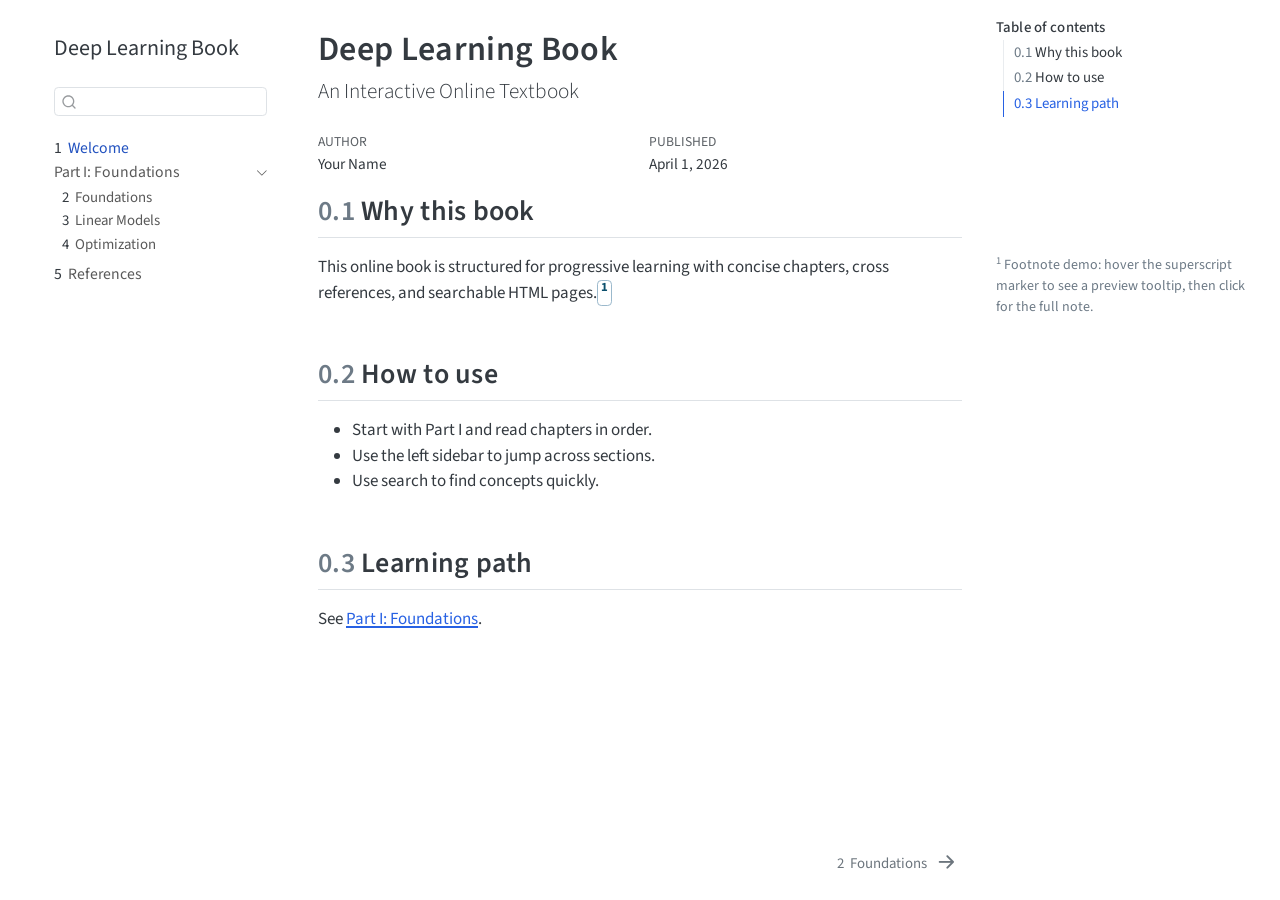
<file: index.html>
<!DOCTYPE html>
<html xmlns="http://www.w3.org/1999/xhtml" lang="en" xml:lang="en"><head>

<meta charset="utf-8">
<meta name="generator" content="quarto-1.9.36">

<meta name="viewport" content="width=device-width, initial-scale=1.0, user-scalable=yes">

<meta name="author" content="Your Name">
<meta name="dcterms.date" content="2026-04-01">

<title>Deep Learning Book</title>
<style>
/* Default styles provided by pandoc.
** See https://pandoc.org/MANUAL.html#variables-for-html for config info.
*/
code{white-space: pre-wrap;}
span.smallcaps{font-variant: small-caps;}
div.columns{display: flex; gap: min(4vw, 1.5em);}
div.column{flex: auto; overflow-x: auto;}
div.hanging-indent{margin-left: 1.5em; text-indent: -1.5em;}
ul.task-list{list-style: none;}
ul.task-list li input[type="checkbox"] {
  width: 0.8em;
  margin: 0 0.8em 0.2em -1em; /* quarto-specific, see https://github.com/quarto-dev/quarto-cli/issues/4556 */ 
  vertical-align: middle;
}
</style>


<script src="site_libs/quarto-nav/quarto-nav.js"></script>
<script src="site_libs/quarto-nav/headroom.min.js"></script>
<script src="site_libs/clipboard/clipboard.min.js"></script>
<script src="site_libs/quarto-search/autocomplete.umd.js"></script>
<script src="site_libs/quarto-search/fuse.min.js"></script>
<script src="site_libs/quarto-search/quarto-search.js"></script>
<meta name="quarto:offset" content="./">
<link href="./chapters/foundations.html" rel="next">
<script src="site_libs/quarto-html/quarto.js" type="module"></script>
<script src="site_libs/quarto-html/tabsets/tabsets.js" type="module"></script>
<script src="site_libs/quarto-html/popper.min.js"></script>
<script src="site_libs/quarto-html/tippy.umd.min.js"></script>
<script src="site_libs/quarto-html/anchor.min.js"></script>
<link href="site_libs/quarto-html/tippy.css" rel="stylesheet">
<link href="site_libs/quarto-html/quarto-syntax-highlighting-845c23b38eaddc0f92fda52bfe77a8c8.css" rel="stylesheet" id="quarto-text-highlighting-styles">
<script src="site_libs/bootstrap/bootstrap.min.js"></script>
<link href="site_libs/bootstrap/bootstrap-icons.css" rel="stylesheet">
<link href="site_libs/bootstrap/bootstrap-40ece1b1d1591c3d13adf5163f0b6b69.min.css" rel="stylesheet" append-hash="true" id="quarto-bootstrap" data-mode="light">
<script id="quarto-search-options" type="application/json">{
  "location": "sidebar",
  "copy-button": false,
  "collapse-after": 3,
  "panel-placement": "start",
  "type": "textbox",
  "limit": 50,
  "keyboard-shortcut": [
    "f",
    "/",
    "s"
  ],
  "show-item-context": false,
  "language": {
    "search-no-results-text": "No results",
    "search-matching-documents-text": "matching documents",
    "search-copy-link-title": "Copy link to search",
    "search-hide-matches-text": "Hide additional matches",
    "search-more-match-text": "more match in this document",
    "search-more-matches-text": "more matches in this document",
    "search-clear-button-title": "Clear",
    "search-text-placeholder": "",
    "search-detached-cancel-button-title": "Cancel",
    "search-submit-button-title": "Submit",
    "search-label": "Search"
  }
}</script>
<style>html{ scroll-behavior: smooth; }</style>


<link rel="stylesheet" href="styles.css">
</head>

<body class="nav-sidebar floating slimcontent quarto-light">

<div id="quarto-search-results"></div>
  <header id="quarto-header" class="headroom fixed-top">
  <nav class="quarto-secondary-nav">
    <div class="container-fluid d-flex">
      <button type="button" class="quarto-btn-toggle btn" data-bs-toggle="collapse" role="button" data-bs-target=".quarto-sidebar-collapse-item" aria-controls="quarto-sidebar" aria-expanded="false" aria-label="Toggle sidebar navigation" onclick="if (window.quartoToggleHeadroom) { window.quartoToggleHeadroom(); }">
        <i class="bi bi-layout-text-sidebar-reverse"></i>
      </button>
        <nav class="quarto-page-breadcrumbs" aria-label="breadcrumb"><ol class="breadcrumb"><li class="breadcrumb-item"><a href="./index.html"><span class="chapter-number">1</span>&nbsp; <span class="chapter-title">Welcome</span></a></li></ol></nav>
        <a class="flex-grow-1" role="navigation" data-bs-toggle="collapse" data-bs-target=".quarto-sidebar-collapse-item" aria-controls="quarto-sidebar" aria-expanded="false" aria-label="Toggle sidebar navigation" onclick="if (window.quartoToggleHeadroom) { window.quartoToggleHeadroom(); }">      
        </a>
      <button type="button" class="btn quarto-search-button" aria-label="Search" onclick="window.quartoOpenSearch();">
        <i class="bi bi-search"></i>
      </button>
    </div>
  </nav>
</header>
<!-- content -->
<div id="quarto-content" class="quarto-container page-columns page-rows-contents page-layout-article">
<!-- sidebar -->
  <nav id="quarto-sidebar" class="sidebar collapse collapse-horizontal quarto-sidebar-collapse-item sidebar-navigation floating overflow-auto">
    <div class="pt-lg-2 mt-2 text-left sidebar-header">
    <div class="sidebar-title mb-0 py-0">
      <a href="./">Deep Learning Book</a> 
    </div>
      </div>
        <div class="mt-2 flex-shrink-0 align-items-center">
        <div class="sidebar-search">
        <div id="quarto-search" class="" title="Search"></div>
        </div>
        </div>
    <div class="sidebar-menu-container"> 
    <ul class="list-unstyled mt-1">
        <li class="sidebar-item">
  <div class="sidebar-item-container"> 
  <a href="./index.html" class="sidebar-item-text sidebar-link active">
 <span class="menu-text"><span class="chapter-number">1</span>&nbsp; <span class="chapter-title">Welcome</span></span></a>
  </div>
</li>
        <li class="sidebar-item sidebar-item-section">
      <div class="sidebar-item-container"> 
            <a class="sidebar-item-text sidebar-link text-start" data-bs-toggle="collapse" data-bs-target="#quarto-sidebar-section-1" role="navigation" aria-expanded="true">
 <span class="menu-text">Part I: Foundations</span></a>
          <a class="sidebar-item-toggle text-start" data-bs-toggle="collapse" data-bs-target="#quarto-sidebar-section-1" role="navigation" aria-expanded="true" aria-label="Toggle section">
            <i class="bi bi-chevron-right ms-2"></i>
          </a> 
      </div>
      <ul id="quarto-sidebar-section-1" class="collapse list-unstyled sidebar-section depth1 show">  
          <li class="sidebar-item">
  <div class="sidebar-item-container"> 
  <a href="./chapters/foundations.html" class="sidebar-item-text sidebar-link">
 <span class="menu-text"><span class="chapter-number">2</span>&nbsp; <span class="chapter-title">Foundations</span></span></a>
  </div>
</li>
          <li class="sidebar-item">
  <div class="sidebar-item-container"> 
  <a href="./chapters/linear-models.html" class="sidebar-item-text sidebar-link">
 <span class="menu-text"><span class="chapter-number">3</span>&nbsp; <span class="chapter-title">Linear Models</span></span></a>
  </div>
</li>
          <li class="sidebar-item">
  <div class="sidebar-item-container"> 
  <a href="./chapters/optimization.html" class="sidebar-item-text sidebar-link">
 <span class="menu-text"><span class="chapter-number">4</span>&nbsp; <span class="chapter-title">Optimization</span></span></a>
  </div>
</li>
      </ul>
  </li>
        <li class="sidebar-item">
  <div class="sidebar-item-container"> 
  <a href="./references.html" class="sidebar-item-text sidebar-link">
 <span class="menu-text"><span class="chapter-number">5</span>&nbsp; <span class="chapter-title">References</span></span></a>
  </div>
</li>
    </ul>
    </div>
</nav>
<div id="quarto-sidebar-glass" class="quarto-sidebar-collapse-item" data-bs-toggle="collapse" data-bs-target=".quarto-sidebar-collapse-item"></div>
<!-- margin-sidebar -->
    <div id="quarto-margin-sidebar" class="sidebar margin-sidebar">
        <nav id="TOC" role="doc-toc" class="toc-active">
    <h2 id="toc-title">Table of contents</h2>
   
  <ul>
  <li><a href="#why-this-book" id="toc-why-this-book" class="nav-link active" data-scroll-target="#why-this-book"><span class="header-section-number">0.1</span> Why this book</a></li>
  <li><a href="#how-to-use" id="toc-how-to-use" class="nav-link" data-scroll-target="#how-to-use"><span class="header-section-number">0.2</span> How to use</a></li>
  <li><a href="#learning-path" id="toc-learning-path" class="nav-link" data-scroll-target="#learning-path"><span class="header-section-number">0.3</span> Learning path</a></li>
  </ul>
</nav>
    </div>
<!-- main -->
<main class="content page-columns page-full" id="quarto-document-content">

<header id="title-block-header" class="quarto-title-block default">
<div class="quarto-title">
<h1 class="title">Deep Learning Book</h1>
<p class="subtitle lead">An Interactive Online Textbook</p>
</div>



<div class="quarto-title-meta">

    <div>
    <div class="quarto-title-meta-heading">Author</div>
    <div class="quarto-title-meta-contents">
             <p>Your Name </p>
          </div>
  </div>
    
    <div>
    <div class="quarto-title-meta-heading">Published</div>
    <div class="quarto-title-meta-contents">
      <p class="date">April 1, 2026</p>
    </div>
  </div>
  
    
  </div>
  


</header>


<section id="why-this-book" class="level2 page-columns page-full" data-number="0.1">
<h2 data-number="0.1" class="anchored" data-anchor-id="why-this-book"><span class="header-section-number">0.1</span> Why this book</h2>
<p>This online book is structured for progressive learning with concise chapters, cross references, and searchable HTML pages.<a href="#fn1" class="footnote-ref" id="fnref1" role="doc-noteref"><sup>1</sup></a></p>
<div class="no-row-height column-margin column-container"><div id="fn1"><p><sup>1</sup>&nbsp;Footnote demo: hover the superscript marker to see a preview tooltip, then click for the full note.</p></div></div></section>
<section id="how-to-use" class="level2" data-number="0.2">
<h2 data-number="0.2" class="anchored" data-anchor-id="how-to-use"><span class="header-section-number">0.2</span> How to use</h2>
<ul>
<li>Start with Part I and read chapters in order.</li>
<li>Use the left sidebar to jump across sections.</li>
<li>Use search to find concepts quickly.</li>
</ul>
</section>
<section id="learning-path" class="level2" data-number="0.3">
<h2 data-number="0.3" class="anchored" data-anchor-id="learning-path"><span class="header-section-number">0.3</span> Learning path</h2>
<p>See <a href="./chapters/foundations.html">Part I: Foundations</a>.</p>


</section>


</main> <!-- /main -->
<script id="quarto-html-after-body" type="application/javascript">
  window.document.addEventListener("DOMContentLoaded", function (event) {
    const icon = "";
    const anchorJS = new window.AnchorJS();
    anchorJS.options = {
      placement: 'right',
      icon: icon
    };
    anchorJS.add('.anchored');
    const isCodeAnnotation = (el) => {
      for (const clz of el.classList) {
        if (clz.startsWith('code-annotation-')) {                     
          return true;
        }
      }
      return false;
    }
    const onCopySuccess = function(e) {
      // button target
      const button = e.trigger;
      // don't keep focus
      button.blur();
      // flash "checked"
      button.classList.add('code-copy-button-checked');
      var currentTitle = button.getAttribute("title");
      button.setAttribute("title", "Copied!");
      let tooltip;
      if (window.bootstrap) {
        button.setAttribute("data-bs-toggle", "tooltip");
        button.setAttribute("data-bs-placement", "left");
        button.setAttribute("data-bs-title", "Copied!");
        tooltip = new bootstrap.Tooltip(button, 
          { trigger: "manual", 
            customClass: "code-copy-button-tooltip",
            offset: [0, -8]});
        tooltip.show();    
      }
      setTimeout(function() {
        if (tooltip) {
          tooltip.hide();
          button.removeAttribute("data-bs-title");
          button.removeAttribute("data-bs-toggle");
          button.removeAttribute("data-bs-placement");
        }
        button.setAttribute("title", currentTitle);
        button.classList.remove('code-copy-button-checked');
      }, 1000);
      // clear code selection
      e.clearSelection();
    }
    const getTextToCopy = function(trigger) {
      const outerScaffold = trigger.parentElement.cloneNode(true);
      const codeEl = outerScaffold.querySelector('code');
      for (const childEl of codeEl.children) {
        if (isCodeAnnotation(childEl)) {
          childEl.remove();
        }
      }
      return codeEl.innerText;
    }
    const clipboard = new window.ClipboardJS('.code-copy-button:not([data-in-quarto-modal])', {
      text: getTextToCopy
    });
    clipboard.on('success', onCopySuccess);
    if (window.document.getElementById('quarto-embedded-source-code-modal')) {
      const clipboardModal = new window.ClipboardJS('.code-copy-button[data-in-quarto-modal]', {
        text: getTextToCopy,
        container: window.document.getElementById('quarto-embedded-source-code-modal')
      });
      clipboardModal.on('success', onCopySuccess);
    }
      var localhostRegex = new RegExp(/^(?:http|https):\/\/localhost\:?[0-9]*\//);
      var mailtoRegex = new RegExp(/^mailto:/);
        var filterRegex = new RegExp('/' + window.location.host + '/');
      var isInternal = (href) => {
          return filterRegex.test(href) || localhostRegex.test(href) || mailtoRegex.test(href);
      }
      // Inspect non-navigation links and adorn them if external
     var links = window.document.querySelectorAll('a[href]:not(.nav-link):not(.navbar-brand):not(.toc-action):not(.sidebar-link):not(.sidebar-item-toggle):not(.pagination-link):not(.no-external):not([aria-hidden]):not(.dropdown-item):not(.quarto-navigation-tool):not(.about-link)');
      for (var i=0; i<links.length; i++) {
        const link = links[i];
        if (!isInternal(link.href)) {
          // undo the damage that might have been done by quarto-nav.js in the case of
          // links that we want to consider external
          if (link.dataset.originalHref !== undefined) {
            link.href = link.dataset.originalHref;
          }
        }
      }
    function tippyHover(el, contentFn, onTriggerFn, onUntriggerFn) {
      const config = {
        allowHTML: true,
        maxWidth: 500,
        delay: 100,
        arrow: false,
        appendTo: function(el) {
            return el.parentElement;
        },
        interactive: true,
        interactiveBorder: 10,
        theme: 'quarto',
        placement: 'bottom-start',
      };
      if (contentFn) {
        config.content = contentFn;
      }
      if (onTriggerFn) {
        config.onTrigger = onTriggerFn;
      }
      if (onUntriggerFn) {
        config.onUntrigger = onUntriggerFn;
      }
      window.tippy(el, config); 
    }
    const noterefs = window.document.querySelectorAll('a[role="doc-noteref"]');
    for (var i=0; i<noterefs.length; i++) {
      const ref = noterefs[i];
      tippyHover(ref, function() {
        // use id or data attribute instead here
        let href = ref.getAttribute('data-footnote-href') || ref.getAttribute('href');
        try { href = new URL(href).hash; } catch {}
        const id = href.replace(/^#\/?/, "");
        const note = window.document.getElementById(id);
        if (note) {
          return note.innerHTML;
        } else {
          return "";
        }
      });
    }
    const xrefs = window.document.querySelectorAll('a.quarto-xref');
    const processXRef = (id, note) => {
      // Strip column container classes
      const stripColumnClz = (el) => {
        el.classList.remove("page-full", "page-columns");
        if (el.children) {
          for (const child of el.children) {
            stripColumnClz(child);
          }
        }
      }
      stripColumnClz(note)
      if (id === null || id.startsWith('sec-')) {
        // Special case sections, only their first couple elements
        const container = document.createElement("div");
        if (note.children && note.children.length > 2) {
          container.appendChild(note.children[0].cloneNode(true));
          for (let i = 1; i < note.children.length; i++) {
            const child = note.children[i];
            if (child.tagName === "P" && child.innerText === "") {
              continue;
            } else {
              container.appendChild(child.cloneNode(true));
              break;
            }
          }
          if (window.Quarto?.typesetMath) {
            window.Quarto.typesetMath(container);
          }
          return container.innerHTML
        } else {
          if (window.Quarto?.typesetMath) {
            window.Quarto.typesetMath(note);
          }
          return note.innerHTML;
        }
      } else {
        // Remove any anchor links if they are present
        const anchorLink = note.querySelector('a.anchorjs-link');
        if (anchorLink) {
          anchorLink.remove();
        }
        if (window.Quarto?.typesetMath) {
          window.Quarto.typesetMath(note);
        }
        if (note.classList.contains("callout")) {
          return note.outerHTML;
        } else {
          return note.innerHTML;
        }
      }
    }
    for (var i=0; i<xrefs.length; i++) {
      const xref = xrefs[i];
      tippyHover(xref, undefined, function(instance) {
        instance.disable();
        let url = xref.getAttribute('href');
        let hash = undefined; 
        if (url.startsWith('#')) {
          hash = url;
        } else {
          try { hash = new URL(url).hash; } catch {}
        }
        if (hash) {
          const id = hash.replace(/^#\/?/, "");
          const note = window.document.getElementById(id);
          if (note !== null) {
            try {
              const html = processXRef(id, note.cloneNode(true));
              instance.setContent(html);
            } finally {
              instance.enable();
              instance.show();
            }
          } else {
            // See if we can fetch this
            fetch(url.split('#')[0])
            .then(res => res.text())
            .then(html => {
              const parser = new DOMParser();
              const htmlDoc = parser.parseFromString(html, "text/html");
              const note = htmlDoc.getElementById(id);
              if (note !== null) {
                const html = processXRef(id, note);
                instance.setContent(html);
              } 
            }).finally(() => {
              instance.enable();
              instance.show();
            });
          }
        } else {
          // See if we can fetch a full url (with no hash to target)
          // This is a special case and we should probably do some content thinning / targeting
          fetch(url)
          .then(res => res.text())
          .then(html => {
            const parser = new DOMParser();
            const htmlDoc = parser.parseFromString(html, "text/html");
            const note = htmlDoc.querySelector('main.content');
            if (note !== null) {
              // This should only happen for chapter cross references
              // (since there is no id in the URL)
              // remove the first header
              if (note.children.length > 0 && note.children[0].tagName === "HEADER") {
                note.children[0].remove();
              }
              const html = processXRef(null, note);
              instance.setContent(html);
            } 
          }).finally(() => {
            instance.enable();
            instance.show();
          });
        }
      }, function(instance) {
      });
    }
        let selectedAnnoteEl;
        const selectorForAnnotation = ( cell, annotation) => {
          let cellAttr = 'data-code-cell="' + cell + '"';
          let lineAttr = 'data-code-annotation="' +  annotation + '"';
          const selector = 'span[' + cellAttr + '][' + lineAttr + ']';
          return selector;
        }
        const selectCodeLines = (annoteEl) => {
          const doc = window.document;
          const targetCell = annoteEl.getAttribute("data-target-cell");
          const targetAnnotation = annoteEl.getAttribute("data-target-annotation");
          const annoteSpan = window.document.querySelector(selectorForAnnotation(targetCell, targetAnnotation));
          const lines = annoteSpan.getAttribute("data-code-lines").split(",");
          const lineIds = lines.map((line) => {
            return targetCell + "-" + line;
          })
          let top = null;
          let height = null;
          let parent = null;
          if (lineIds.length > 0) {
              //compute the position of the single el (top and bottom and make a div)
              const el = window.document.getElementById(lineIds[0]);
              top = el.offsetTop;
              height = el.offsetHeight;
              parent = el.parentElement.parentElement;
            if (lineIds.length > 1) {
              const lastEl = window.document.getElementById(lineIds[lineIds.length - 1]);
              const bottom = lastEl.offsetTop + lastEl.offsetHeight;
              height = bottom - top;
            }
            if (top !== null && height !== null && parent !== null) {
              // cook up a div (if necessary) and position it 
              let div = window.document.getElementById("code-annotation-line-highlight");
              if (div === null) {
                div = window.document.createElement("div");
                div.setAttribute("id", "code-annotation-line-highlight");
                div.style.position = 'absolute';
                parent.appendChild(div);
              }
              div.style.top = top - 2 + "px";
              div.style.height = height + 4 + "px";
              div.style.left = 0;
              let gutterDiv = window.document.getElementById("code-annotation-line-highlight-gutter");
              if (gutterDiv === null) {
                gutterDiv = window.document.createElement("div");
                gutterDiv.setAttribute("id", "code-annotation-line-highlight-gutter");
                gutterDiv.style.position = 'absolute';
                const codeCell = window.document.getElementById(targetCell);
                const gutter = codeCell.querySelector('.code-annotation-gutter');
                gutter.appendChild(gutterDiv);
              }
              gutterDiv.style.top = top - 2 + "px";
              gutterDiv.style.height = height + 4 + "px";
            }
            selectedAnnoteEl = annoteEl;
          }
        };
        const unselectCodeLines = () => {
          const elementsIds = ["code-annotation-line-highlight", "code-annotation-line-highlight-gutter"];
          elementsIds.forEach((elId) => {
            const div = window.document.getElementById(elId);
            if (div) {
              div.remove();
            }
          });
          selectedAnnoteEl = undefined;
        };
          // Handle positioning of the toggle
      window.addEventListener(
        "resize",
        throttle(() => {
          elRect = undefined;
          if (selectedAnnoteEl) {
            selectCodeLines(selectedAnnoteEl);
          }
        }, 10)
      );
      function throttle(fn, ms) {
      let throttle = false;
      let timer;
        return (...args) => {
          if(!throttle) { // first call gets through
              fn.apply(this, args);
              throttle = true;
          } else { // all the others get throttled
              if(timer) clearTimeout(timer); // cancel #2
              timer = setTimeout(() => {
                fn.apply(this, args);
                timer = throttle = false;
              }, ms);
          }
        };
      }
        // Attach click handler to the DT
        const annoteDls = window.document.querySelectorAll('dt[data-target-cell]');
        for (const annoteDlNode of annoteDls) {
          annoteDlNode.addEventListener('click', (event) => {
            const clickedEl = event.target;
            if (clickedEl !== selectedAnnoteEl) {
              unselectCodeLines();
              const activeEl = window.document.querySelector('dt[data-target-cell].code-annotation-active');
              if (activeEl) {
                activeEl.classList.remove('code-annotation-active');
              }
              selectCodeLines(clickedEl);
              clickedEl.classList.add('code-annotation-active');
            } else {
              // Unselect the line
              unselectCodeLines();
              clickedEl.classList.remove('code-annotation-active');
            }
          });
        }
    const findCites = (el) => {
      const parentEl = el.parentElement;
      if (parentEl) {
        const cites = parentEl.dataset.cites;
        if (cites) {
          return {
            el,
            cites: cites.split(' ')
          };
        } else {
          return findCites(el.parentElement)
        }
      } else {
        return undefined;
      }
    };
    var bibliorefs = window.document.querySelectorAll('a[role="doc-biblioref"]');
    for (var i=0; i<bibliorefs.length; i++) {
      const ref = bibliorefs[i];
      const citeInfo = findCites(ref);
      if (citeInfo) {
        tippyHover(citeInfo.el, function() {
          var popup = window.document.createElement('div');
          citeInfo.cites.forEach(function(cite) {
            var citeDiv = window.document.createElement('div');
            citeDiv.classList.add('hanging-indent');
            citeDiv.classList.add('csl-entry');
            var biblioDiv = window.document.getElementById('ref-' + cite);
            if (biblioDiv) {
              citeDiv.innerHTML = biblioDiv.innerHTML;
            }
            popup.appendChild(citeDiv);
          });
          return popup.innerHTML;
        });
      }
    }
  });
  </script>
<nav class="page-navigation">
  <div class="nav-page nav-page-previous">
  </div>
  <div class="nav-page nav-page-next">
      <a href="./chapters/foundations.html" class="pagination-link" aria-label="Foundations">
        <span class="nav-page-text"><span class="chapter-number">2</span>&nbsp; <span class="chapter-title">Foundations</span></span> <i class="bi bi-arrow-right-short"></i>
      </a>
  </div>
</nav>
</div> <!-- /content -->




<script src="site_libs/quarto-html/zenscroll-min.js"></script>
</body></html>
</file>
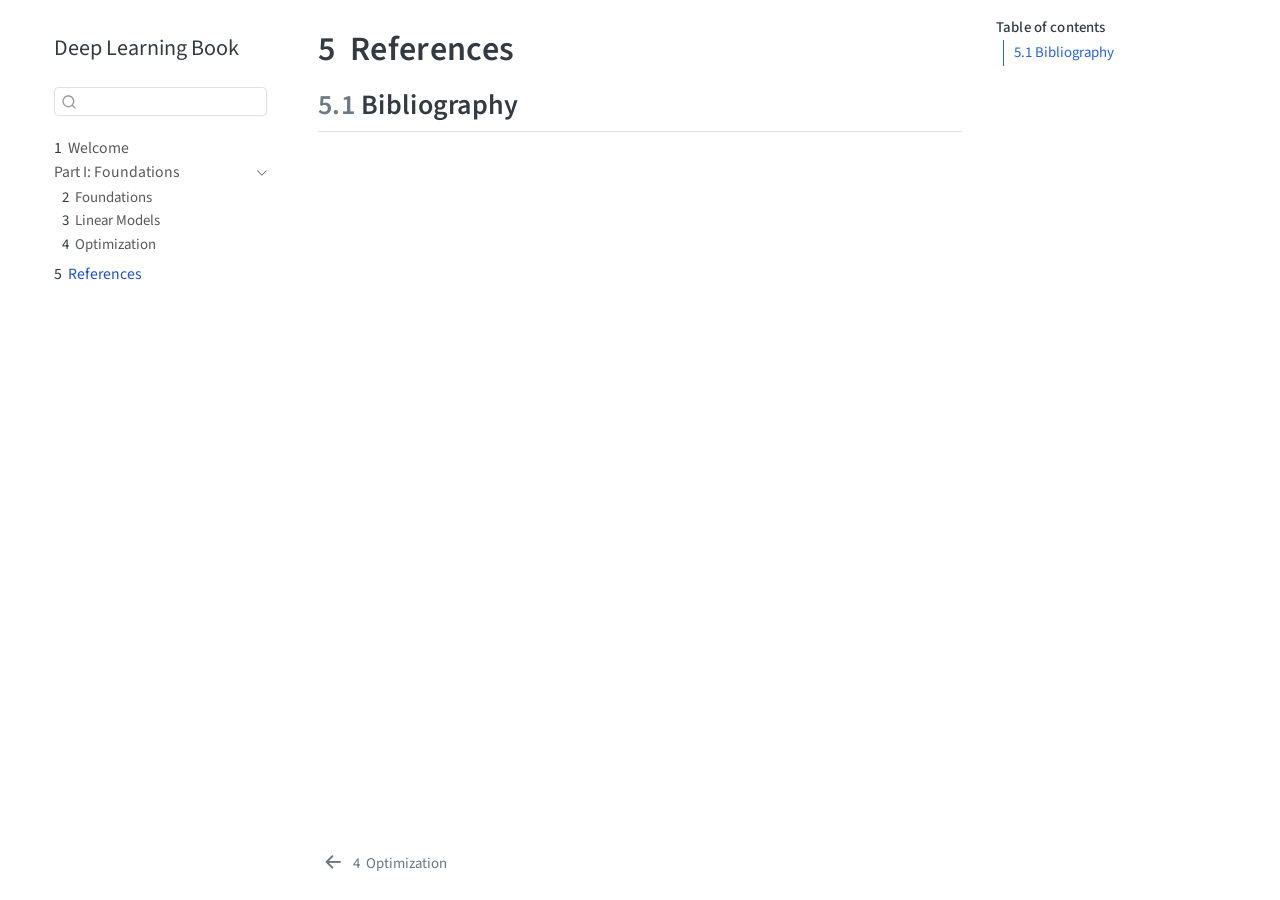
<file: references.html>
<!DOCTYPE html>
<html xmlns="http://www.w3.org/1999/xhtml" lang="en" xml:lang="en"><head>

<meta charset="utf-8">
<meta name="generator" content="quarto-1.9.36">

<meta name="viewport" content="width=device-width, initial-scale=1.0, user-scalable=yes">


<title>5&nbsp; References – Deep Learning Book</title>
<style>
/* Default styles provided by pandoc.
** See https://pandoc.org/MANUAL.html#variables-for-html for config info.
*/
code{white-space: pre-wrap;}
span.smallcaps{font-variant: small-caps;}
div.columns{display: flex; gap: min(4vw, 1.5em);}
div.column{flex: auto; overflow-x: auto;}
div.hanging-indent{margin-left: 1.5em; text-indent: -1.5em;}
ul.task-list{list-style: none;}
ul.task-list li input[type="checkbox"] {
  width: 0.8em;
  margin: 0 0.8em 0.2em -1em; /* quarto-specific, see https://github.com/quarto-dev/quarto-cli/issues/4556 */ 
  vertical-align: middle;
}
/* CSS for citations */
div.csl-bib-body { }
div.csl-entry {
  clear: both;
}
.hanging-indent div.csl-entry {
  margin-left:2em;
  text-indent:-2em;
}
div.csl-left-margin {
  min-width:2em;
  float:left;
}
div.csl-right-inline {
  margin-left:2em;
  padding-left:1em;
}
div.csl-indent {
  margin-left: 2em;
}</style>


<script src="site_libs/quarto-nav/quarto-nav.js"></script>
<script src="site_libs/quarto-nav/headroom.min.js"></script>
<script src="site_libs/clipboard/clipboard.min.js"></script>
<script src="site_libs/quarto-search/autocomplete.umd.js"></script>
<script src="site_libs/quarto-search/fuse.min.js"></script>
<script src="site_libs/quarto-search/quarto-search.js"></script>
<meta name="quarto:offset" content="./">
<link href="./chapters/optimization.html" rel="prev">
<script src="site_libs/quarto-html/quarto.js" type="module"></script>
<script src="site_libs/quarto-html/tabsets/tabsets.js" type="module"></script>
<script src="site_libs/quarto-html/popper.min.js"></script>
<script src="site_libs/quarto-html/tippy.umd.min.js"></script>
<script src="site_libs/quarto-html/anchor.min.js"></script>
<link href="site_libs/quarto-html/tippy.css" rel="stylesheet">
<link href="site_libs/quarto-html/quarto-syntax-highlighting-845c23b38eaddc0f92fda52bfe77a8c8.css" rel="stylesheet" id="quarto-text-highlighting-styles">
<script src="site_libs/bootstrap/bootstrap.min.js"></script>
<link href="site_libs/bootstrap/bootstrap-icons.css" rel="stylesheet">
<link href="site_libs/bootstrap/bootstrap-40ece1b1d1591c3d13adf5163f0b6b69.min.css" rel="stylesheet" append-hash="true" id="quarto-bootstrap" data-mode="light">
<script id="quarto-search-options" type="application/json">{
  "location": "sidebar",
  "copy-button": false,
  "collapse-after": 3,
  "panel-placement": "start",
  "type": "textbox",
  "limit": 50,
  "keyboard-shortcut": [
    "f",
    "/",
    "s"
  ],
  "show-item-context": false,
  "language": {
    "search-no-results-text": "No results",
    "search-matching-documents-text": "matching documents",
    "search-copy-link-title": "Copy link to search",
    "search-hide-matches-text": "Hide additional matches",
    "search-more-match-text": "more match in this document",
    "search-more-matches-text": "more matches in this document",
    "search-clear-button-title": "Clear",
    "search-text-placeholder": "",
    "search-detached-cancel-button-title": "Cancel",
    "search-submit-button-title": "Submit",
    "search-label": "Search"
  }
}</script>
<style>html{ scroll-behavior: smooth; }</style>


<link rel="stylesheet" href="styles.css">
</head>

<body class="nav-sidebar floating quarto-light">

<div id="quarto-search-results"></div>
  <header id="quarto-header" class="headroom fixed-top">
  <nav class="quarto-secondary-nav">
    <div class="container-fluid d-flex">
      <button type="button" class="quarto-btn-toggle btn" data-bs-toggle="collapse" role="button" data-bs-target=".quarto-sidebar-collapse-item" aria-controls="quarto-sidebar" aria-expanded="false" aria-label="Toggle sidebar navigation" onclick="if (window.quartoToggleHeadroom) { window.quartoToggleHeadroom(); }">
        <i class="bi bi-layout-text-sidebar-reverse"></i>
      </button>
        <nav class="quarto-page-breadcrumbs" aria-label="breadcrumb"><ol class="breadcrumb"><li class="breadcrumb-item"><a href="./references.html"><span class="chapter-number">5</span>&nbsp; <span class="chapter-title">References</span></a></li></ol></nav>
        <a class="flex-grow-1" role="navigation" data-bs-toggle="collapse" data-bs-target=".quarto-sidebar-collapse-item" aria-controls="quarto-sidebar" aria-expanded="false" aria-label="Toggle sidebar navigation" onclick="if (window.quartoToggleHeadroom) { window.quartoToggleHeadroom(); }">      
        </a>
      <button type="button" class="btn quarto-search-button" aria-label="Search" onclick="window.quartoOpenSearch();">
        <i class="bi bi-search"></i>
      </button>
    </div>
  </nav>
</header>
<!-- content -->
<div id="quarto-content" class="quarto-container page-columns page-rows-contents page-layout-article">
<!-- sidebar -->
  <nav id="quarto-sidebar" class="sidebar collapse collapse-horizontal quarto-sidebar-collapse-item sidebar-navigation floating overflow-auto">
    <div class="pt-lg-2 mt-2 text-left sidebar-header">
    <div class="sidebar-title mb-0 py-0">
      <a href="./">Deep Learning Book</a> 
    </div>
      </div>
        <div class="mt-2 flex-shrink-0 align-items-center">
        <div class="sidebar-search">
        <div id="quarto-search" class="" title="Search"></div>
        </div>
        </div>
    <div class="sidebar-menu-container"> 
    <ul class="list-unstyled mt-1">
        <li class="sidebar-item">
  <div class="sidebar-item-container"> 
  <a href="./index.html" class="sidebar-item-text sidebar-link">
 <span class="menu-text"><span class="chapter-number">1</span>&nbsp; <span class="chapter-title">Welcome</span></span></a>
  </div>
</li>
        <li class="sidebar-item sidebar-item-section">
      <div class="sidebar-item-container"> 
            <a class="sidebar-item-text sidebar-link text-start" data-bs-toggle="collapse" data-bs-target="#quarto-sidebar-section-1" role="navigation" aria-expanded="true">
 <span class="menu-text">Part I: Foundations</span></a>
          <a class="sidebar-item-toggle text-start" data-bs-toggle="collapse" data-bs-target="#quarto-sidebar-section-1" role="navigation" aria-expanded="true" aria-label="Toggle section">
            <i class="bi bi-chevron-right ms-2"></i>
          </a> 
      </div>
      <ul id="quarto-sidebar-section-1" class="collapse list-unstyled sidebar-section depth1 show">  
          <li class="sidebar-item">
  <div class="sidebar-item-container"> 
  <a href="./chapters/foundations.html" class="sidebar-item-text sidebar-link">
 <span class="menu-text"><span class="chapter-number">2</span>&nbsp; <span class="chapter-title">Foundations</span></span></a>
  </div>
</li>
          <li class="sidebar-item">
  <div class="sidebar-item-container"> 
  <a href="./chapters/linear-models.html" class="sidebar-item-text sidebar-link">
 <span class="menu-text"><span class="chapter-number">3</span>&nbsp; <span class="chapter-title">Linear Models</span></span></a>
  </div>
</li>
          <li class="sidebar-item">
  <div class="sidebar-item-container"> 
  <a href="./chapters/optimization.html" class="sidebar-item-text sidebar-link">
 <span class="menu-text"><span class="chapter-number">4</span>&nbsp; <span class="chapter-title">Optimization</span></span></a>
  </div>
</li>
      </ul>
  </li>
        <li class="sidebar-item">
  <div class="sidebar-item-container"> 
  <a href="./references.html" class="sidebar-item-text sidebar-link active">
 <span class="menu-text"><span class="chapter-number">5</span>&nbsp; <span class="chapter-title">References</span></span></a>
  </div>
</li>
    </ul>
    </div>
</nav>
<div id="quarto-sidebar-glass" class="quarto-sidebar-collapse-item" data-bs-toggle="collapse" data-bs-target=".quarto-sidebar-collapse-item"></div>
<!-- margin-sidebar -->
    <div id="quarto-margin-sidebar" class="sidebar margin-sidebar">
        <nav id="TOC" role="doc-toc" class="toc-active">
    <h2 id="toc-title">Table of contents</h2>
   
  <ul>
  <li><a href="#bibliography" id="toc-bibliography" class="nav-link active" data-scroll-target="#bibliography"><span class="header-section-number">5.1</span> Bibliography</a></li>
  </ul>
</nav>
    </div>
<!-- main -->
<main class="content" id="quarto-document-content">

<header id="title-block-header" class="quarto-title-block default">
<div class="quarto-title">
<h1 class="title"><span class="chapter-number">5</span>&nbsp; <span class="chapter-title">References</span></h1>
</div>



<div class="quarto-title-meta">

    
  
    
  </div>
  


</header>


<section id="bibliography" class="level2" data-number="5.1">
<h2 data-number="5.1" class="anchored" data-anchor-id="bibliography"><span class="header-section-number">5.1</span> Bibliography</h2>
<div id="refs" role="list" style="display: none">

</div>


</section>

</main> <!-- /main -->
<script id="quarto-html-after-body" type="application/javascript">
  window.document.addEventListener("DOMContentLoaded", function (event) {
    const icon = "";
    const anchorJS = new window.AnchorJS();
    anchorJS.options = {
      placement: 'right',
      icon: icon
    };
    anchorJS.add('.anchored');
    const isCodeAnnotation = (el) => {
      for (const clz of el.classList) {
        if (clz.startsWith('code-annotation-')) {                     
          return true;
        }
      }
      return false;
    }
    const onCopySuccess = function(e) {
      // button target
      const button = e.trigger;
      // don't keep focus
      button.blur();
      // flash "checked"
      button.classList.add('code-copy-button-checked');
      var currentTitle = button.getAttribute("title");
      button.setAttribute("title", "Copied!");
      let tooltip;
      if (window.bootstrap) {
        button.setAttribute("data-bs-toggle", "tooltip");
        button.setAttribute("data-bs-placement", "left");
        button.setAttribute("data-bs-title", "Copied!");
        tooltip = new bootstrap.Tooltip(button, 
          { trigger: "manual", 
            customClass: "code-copy-button-tooltip",
            offset: [0, -8]});
        tooltip.show();    
      }
      setTimeout(function() {
        if (tooltip) {
          tooltip.hide();
          button.removeAttribute("data-bs-title");
          button.removeAttribute("data-bs-toggle");
          button.removeAttribute("data-bs-placement");
        }
        button.setAttribute("title", currentTitle);
        button.classList.remove('code-copy-button-checked');
      }, 1000);
      // clear code selection
      e.clearSelection();
    }
    const getTextToCopy = function(trigger) {
      const outerScaffold = trigger.parentElement.cloneNode(true);
      const codeEl = outerScaffold.querySelector('code');
      for (const childEl of codeEl.children) {
        if (isCodeAnnotation(childEl)) {
          childEl.remove();
        }
      }
      return codeEl.innerText;
    }
    const clipboard = new window.ClipboardJS('.code-copy-button:not([data-in-quarto-modal])', {
      text: getTextToCopy
    });
    clipboard.on('success', onCopySuccess);
    if (window.document.getElementById('quarto-embedded-source-code-modal')) {
      const clipboardModal = new window.ClipboardJS('.code-copy-button[data-in-quarto-modal]', {
        text: getTextToCopy,
        container: window.document.getElementById('quarto-embedded-source-code-modal')
      });
      clipboardModal.on('success', onCopySuccess);
    }
      var localhostRegex = new RegExp(/^(?:http|https):\/\/localhost\:?[0-9]*\//);
      var mailtoRegex = new RegExp(/^mailto:/);
        var filterRegex = new RegExp('/' + window.location.host + '/');
      var isInternal = (href) => {
          return filterRegex.test(href) || localhostRegex.test(href) || mailtoRegex.test(href);
      }
      // Inspect non-navigation links and adorn them if external
     var links = window.document.querySelectorAll('a[href]:not(.nav-link):not(.navbar-brand):not(.toc-action):not(.sidebar-link):not(.sidebar-item-toggle):not(.pagination-link):not(.no-external):not([aria-hidden]):not(.dropdown-item):not(.quarto-navigation-tool):not(.about-link)');
      for (var i=0; i<links.length; i++) {
        const link = links[i];
        if (!isInternal(link.href)) {
          // undo the damage that might have been done by quarto-nav.js in the case of
          // links that we want to consider external
          if (link.dataset.originalHref !== undefined) {
            link.href = link.dataset.originalHref;
          }
        }
      }
    function tippyHover(el, contentFn, onTriggerFn, onUntriggerFn) {
      const config = {
        allowHTML: true,
        maxWidth: 500,
        delay: 100,
        arrow: false,
        appendTo: function(el) {
            return el.parentElement;
        },
        interactive: true,
        interactiveBorder: 10,
        theme: 'quarto',
        placement: 'bottom-start',
      };
      if (contentFn) {
        config.content = contentFn;
      }
      if (onTriggerFn) {
        config.onTrigger = onTriggerFn;
      }
      if (onUntriggerFn) {
        config.onUntrigger = onUntriggerFn;
      }
      window.tippy(el, config); 
    }
    const noterefs = window.document.querySelectorAll('a[role="doc-noteref"]');
    for (var i=0; i<noterefs.length; i++) {
      const ref = noterefs[i];
      tippyHover(ref, function() {
        // use id or data attribute instead here
        let href = ref.getAttribute('data-footnote-href') || ref.getAttribute('href');
        try { href = new URL(href).hash; } catch {}
        const id = href.replace(/^#\/?/, "");
        const note = window.document.getElementById(id);
        if (note) {
          return note.innerHTML;
        } else {
          return "";
        }
      });
    }
    const xrefs = window.document.querySelectorAll('a.quarto-xref');
    const processXRef = (id, note) => {
      // Strip column container classes
      const stripColumnClz = (el) => {
        el.classList.remove("page-full", "page-columns");
        if (el.children) {
          for (const child of el.children) {
            stripColumnClz(child);
          }
        }
      }
      stripColumnClz(note)
      if (id === null || id.startsWith('sec-')) {
        // Special case sections, only their first couple elements
        const container = document.createElement("div");
        if (note.children && note.children.length > 2) {
          container.appendChild(note.children[0].cloneNode(true));
          for (let i = 1; i < note.children.length; i++) {
            const child = note.children[i];
            if (child.tagName === "P" && child.innerText === "") {
              continue;
            } else {
              container.appendChild(child.cloneNode(true));
              break;
            }
          }
          if (window.Quarto?.typesetMath) {
            window.Quarto.typesetMath(container);
          }
          return container.innerHTML
        } else {
          if (window.Quarto?.typesetMath) {
            window.Quarto.typesetMath(note);
          }
          return note.innerHTML;
        }
      } else {
        // Remove any anchor links if they are present
        const anchorLink = note.querySelector('a.anchorjs-link');
        if (anchorLink) {
          anchorLink.remove();
        }
        if (window.Quarto?.typesetMath) {
          window.Quarto.typesetMath(note);
        }
        if (note.classList.contains("callout")) {
          return note.outerHTML;
        } else {
          return note.innerHTML;
        }
      }
    }
    for (var i=0; i<xrefs.length; i++) {
      const xref = xrefs[i];
      tippyHover(xref, undefined, function(instance) {
        instance.disable();
        let url = xref.getAttribute('href');
        let hash = undefined; 
        if (url.startsWith('#')) {
          hash = url;
        } else {
          try { hash = new URL(url).hash; } catch {}
        }
        if (hash) {
          const id = hash.replace(/^#\/?/, "");
          const note = window.document.getElementById(id);
          if (note !== null) {
            try {
              const html = processXRef(id, note.cloneNode(true));
              instance.setContent(html);
            } finally {
              instance.enable();
              instance.show();
            }
          } else {
            // See if we can fetch this
            fetch(url.split('#')[0])
            .then(res => res.text())
            .then(html => {
              const parser = new DOMParser();
              const htmlDoc = parser.parseFromString(html, "text/html");
              const note = htmlDoc.getElementById(id);
              if (note !== null) {
                const html = processXRef(id, note);
                instance.setContent(html);
              } 
            }).finally(() => {
              instance.enable();
              instance.show();
            });
          }
        } else {
          // See if we can fetch a full url (with no hash to target)
          // This is a special case and we should probably do some content thinning / targeting
          fetch(url)
          .then(res => res.text())
          .then(html => {
            const parser = new DOMParser();
            const htmlDoc = parser.parseFromString(html, "text/html");
            const note = htmlDoc.querySelector('main.content');
            if (note !== null) {
              // This should only happen for chapter cross references
              // (since there is no id in the URL)
              // remove the first header
              if (note.children.length > 0 && note.children[0].tagName === "HEADER") {
                note.children[0].remove();
              }
              const html = processXRef(null, note);
              instance.setContent(html);
            } 
          }).finally(() => {
            instance.enable();
            instance.show();
          });
        }
      }, function(instance) {
      });
    }
        let selectedAnnoteEl;
        const selectorForAnnotation = ( cell, annotation) => {
          let cellAttr = 'data-code-cell="' + cell + '"';
          let lineAttr = 'data-code-annotation="' +  annotation + '"';
          const selector = 'span[' + cellAttr + '][' + lineAttr + ']';
          return selector;
        }
        const selectCodeLines = (annoteEl) => {
          const doc = window.document;
          const targetCell = annoteEl.getAttribute("data-target-cell");
          const targetAnnotation = annoteEl.getAttribute("data-target-annotation");
          const annoteSpan = window.document.querySelector(selectorForAnnotation(targetCell, targetAnnotation));
          const lines = annoteSpan.getAttribute("data-code-lines").split(",");
          const lineIds = lines.map((line) => {
            return targetCell + "-" + line;
          })
          let top = null;
          let height = null;
          let parent = null;
          if (lineIds.length > 0) {
              //compute the position of the single el (top and bottom and make a div)
              const el = window.document.getElementById(lineIds[0]);
              top = el.offsetTop;
              height = el.offsetHeight;
              parent = el.parentElement.parentElement;
            if (lineIds.length > 1) {
              const lastEl = window.document.getElementById(lineIds[lineIds.length - 1]);
              const bottom = lastEl.offsetTop + lastEl.offsetHeight;
              height = bottom - top;
            }
            if (top !== null && height !== null && parent !== null) {
              // cook up a div (if necessary) and position it 
              let div = window.document.getElementById("code-annotation-line-highlight");
              if (div === null) {
                div = window.document.createElement("div");
                div.setAttribute("id", "code-annotation-line-highlight");
                div.style.position = 'absolute';
                parent.appendChild(div);
              }
              div.style.top = top - 2 + "px";
              div.style.height = height + 4 + "px";
              div.style.left = 0;
              let gutterDiv = window.document.getElementById("code-annotation-line-highlight-gutter");
              if (gutterDiv === null) {
                gutterDiv = window.document.createElement("div");
                gutterDiv.setAttribute("id", "code-annotation-line-highlight-gutter");
                gutterDiv.style.position = 'absolute';
                const codeCell = window.document.getElementById(targetCell);
                const gutter = codeCell.querySelector('.code-annotation-gutter');
                gutter.appendChild(gutterDiv);
              }
              gutterDiv.style.top = top - 2 + "px";
              gutterDiv.style.height = height + 4 + "px";
            }
            selectedAnnoteEl = annoteEl;
          }
        };
        const unselectCodeLines = () => {
          const elementsIds = ["code-annotation-line-highlight", "code-annotation-line-highlight-gutter"];
          elementsIds.forEach((elId) => {
            const div = window.document.getElementById(elId);
            if (div) {
              div.remove();
            }
          });
          selectedAnnoteEl = undefined;
        };
          // Handle positioning of the toggle
      window.addEventListener(
        "resize",
        throttle(() => {
          elRect = undefined;
          if (selectedAnnoteEl) {
            selectCodeLines(selectedAnnoteEl);
          }
        }, 10)
      );
      function throttle(fn, ms) {
      let throttle = false;
      let timer;
        return (...args) => {
          if(!throttle) { // first call gets through
              fn.apply(this, args);
              throttle = true;
          } else { // all the others get throttled
              if(timer) clearTimeout(timer); // cancel #2
              timer = setTimeout(() => {
                fn.apply(this, args);
                timer = throttle = false;
              }, ms);
          }
        };
      }
        // Attach click handler to the DT
        const annoteDls = window.document.querySelectorAll('dt[data-target-cell]');
        for (const annoteDlNode of annoteDls) {
          annoteDlNode.addEventListener('click', (event) => {
            const clickedEl = event.target;
            if (clickedEl !== selectedAnnoteEl) {
              unselectCodeLines();
              const activeEl = window.document.querySelector('dt[data-target-cell].code-annotation-active');
              if (activeEl) {
                activeEl.classList.remove('code-annotation-active');
              }
              selectCodeLines(clickedEl);
              clickedEl.classList.add('code-annotation-active');
            } else {
              // Unselect the line
              unselectCodeLines();
              clickedEl.classList.remove('code-annotation-active');
            }
          });
        }
    const findCites = (el) => {
      const parentEl = el.parentElement;
      if (parentEl) {
        const cites = parentEl.dataset.cites;
        if (cites) {
          return {
            el,
            cites: cites.split(' ')
          };
        } else {
          return findCites(el.parentElement)
        }
      } else {
        return undefined;
      }
    };
    var bibliorefs = window.document.querySelectorAll('a[role="doc-biblioref"]');
    for (var i=0; i<bibliorefs.length; i++) {
      const ref = bibliorefs[i];
      const citeInfo = findCites(ref);
      if (citeInfo) {
        tippyHover(citeInfo.el, function() {
          var popup = window.document.createElement('div');
          citeInfo.cites.forEach(function(cite) {
            var citeDiv = window.document.createElement('div');
            citeDiv.classList.add('hanging-indent');
            citeDiv.classList.add('csl-entry');
            var biblioDiv = window.document.getElementById('ref-' + cite);
            if (biblioDiv) {
              citeDiv.innerHTML = biblioDiv.innerHTML;
            }
            popup.appendChild(citeDiv);
          });
          return popup.innerHTML;
        });
      }
    }
  });
  </script>
<nav class="page-navigation">
  <div class="nav-page nav-page-previous">
      <a href="./chapters/optimization.html" class="pagination-link" aria-label="Optimization">
        <i class="bi bi-arrow-left-short"></i> <span class="nav-page-text"><span class="chapter-number">4</span>&nbsp; <span class="chapter-title">Optimization</span></span>
      </a>          
  </div>
  <div class="nav-page nav-page-next">
  </div>
</nav>
</div> <!-- /content -->




<script src="site_libs/quarto-html/zenscroll-min.js"></script>
</body></html>
</file>
<file: site_libs/quarto-html/tippy.css>
.tippy-box[data-animation=fade][data-state=hidden]{opacity:0}[data-tippy-root]{max-width:calc(100vw - 10px)}.tippy-box{position:relative;background-color:#333;color:#fff;border-radius:4px;font-size:14px;line-height:1.4;white-space:normal;outline:0;transition-property:transform,visibility,opacity}.tippy-box[data-placement^=top]>.tippy-arrow{bottom:0}.tippy-box[data-placement^=top]>.tippy-arrow:before{bottom:-7px;left:0;border-width:8px 8px 0;border-top-color:initial;transform-origin:center top}.tippy-box[data-placement^=bottom]>.tippy-arrow{top:0}.tippy-box[data-placement^=bottom]>.tippy-arrow:before{top:-7px;left:0;border-width:0 8px 8px;border-bottom-color:initial;transform-origin:center bottom}.tippy-box[data-placement^=left]>.tippy-arrow{right:0}.tippy-box[data-placement^=left]>.tippy-arrow:before{border-width:8px 0 8px 8px;border-left-color:initial;right:-7px;transform-origin:center left}.tippy-box[data-placement^=right]>.tippy-arrow{left:0}.tippy-box[data-placement^=right]>.tippy-arrow:before{left:-7px;border-width:8px 8px 8px 0;border-right-color:initial;transform-origin:center right}.tippy-box[data-inertia][data-state=visible]{transition-timing-function:cubic-bezier(.54,1.5,.38,1.11)}.tippy-arrow{width:16px;height:16px;color:#333}.tippy-arrow:before{content:"";position:absolute;border-color:transparent;border-style:solid}.tippy-content{position:relative;padding:5px 9px;z-index:1}
</file>
<file: site_libs/quarto-html/quarto-syntax-highlighting-845c23b38eaddc0f92fda52bfe77a8c8.css>
/* quarto syntax highlight colors */
:root {
  --quarto-hl-ot-color: #003B4F;
  --quarto-hl-at-color: #657422;
  --quarto-hl-ss-color: #20794D;
  --quarto-hl-an-color: #5E5E5E;
  --quarto-hl-fu-color: #4758AB;
  --quarto-hl-st-color: #20794D;
  --quarto-hl-cf-color: #003B4F;
  --quarto-hl-op-color: #5E5E5E;
  --quarto-hl-er-color: #AD0000;
  --quarto-hl-bn-color: #AD0000;
  --quarto-hl-al-color: #AD0000;
  --quarto-hl-va-color: #111111;
  --quarto-hl-bu-color: inherit;
  --quarto-hl-ex-color: inherit;
  --quarto-hl-pp-color: #AD0000;
  --quarto-hl-in-color: #5E5E5E;
  --quarto-hl-vs-color: #20794D;
  --quarto-hl-wa-color: #5E5E5E;
  --quarto-hl-do-color: #5E5E5E;
  --quarto-hl-im-color: #00769E;
  --quarto-hl-ch-color: #20794D;
  --quarto-hl-dt-color: #AD0000;
  --quarto-hl-fl-color: #AD0000;
  --quarto-hl-co-color: #5E5E5E;
  --quarto-hl-cv-color: #5E5E5E;
  --quarto-hl-cn-color: #8f5902;
  --quarto-hl-sc-color: #5E5E5E;
  --quarto-hl-dv-color: #AD0000;
  --quarto-hl-kw-color: #003B4F;
}

/* other quarto variables */
:root {
  --quarto-font-monospace: SFMono-Regular, Menlo, Monaco, Consolas, "Liberation Mono", "Courier New", monospace;
}

/* syntax highlight based on Pandoc's rules */
pre > code.sourceCode > span {
  color: #003B4F;
}

code.sourceCode > span {
  color: #003B4F;
}

div.sourceCode,
div.sourceCode pre.sourceCode {
  color: #003B4F;
}

/* Normal */
code span {
  color: #003B4F;
}

/* Alert */
code span.al {
  color: #AD0000;
  font-style: inherit;
}

/* Annotation */
code span.an {
  color: #5E5E5E;
  font-style: inherit;
}

/* Attribute */
code span.at {
  color: #657422;
  font-style: inherit;
}

/* BaseN */
code span.bn {
  color: #AD0000;
  font-style: inherit;
}

/* BuiltIn */
code span.bu {
  font-style: inherit;
}

/* ControlFlow */
code span.cf {
  color: #003B4F;
  font-weight: bold;
  font-style: inherit;
}

/* Char */
code span.ch {
  color: #20794D;
  font-style: inherit;
}

/* Constant */
code span.cn {
  color: #8f5902;
  font-style: inherit;
}

/* Comment */
code span.co {
  color: #5E5E5E;
  font-style: inherit;
}

/* CommentVar */
code span.cv {
  color: #5E5E5E;
  font-style: italic;
}

/* Documentation */
code span.do {
  color: #5E5E5E;
  font-style: italic;
}

/* DataType */
code span.dt {
  color: #AD0000;
  font-style: inherit;
}

/* DecVal */
code span.dv {
  color: #AD0000;
  font-style: inherit;
}

/* Error */
code span.er {
  color: #AD0000;
  font-style: inherit;
}

/* Extension */
code span.ex {
  font-style: inherit;
}

/* Float */
code span.fl {
  color: #AD0000;
  font-style: inherit;
}

/* Function */
code span.fu {
  color: #4758AB;
  font-style: inherit;
}

/* Import */
code span.im {
  color: #00769E;
  font-style: inherit;
}

/* Information */
code span.in {
  color: #5E5E5E;
  font-style: inherit;
}

/* Keyword */
code span.kw {
  color: #003B4F;
  font-weight: bold;
  font-style: inherit;
}

/* Operator */
code span.op {
  color: #5E5E5E;
  font-style: inherit;
}

/* Other */
code span.ot {
  color: #003B4F;
  font-style: inherit;
}

/* Preprocessor */
code span.pp {
  color: #AD0000;
  font-style: inherit;
}

/* SpecialChar */
code span.sc {
  color: #5E5E5E;
  font-style: inherit;
}

/* SpecialString */
code span.ss {
  color: #20794D;
  font-style: inherit;
}

/* String */
code span.st {
  color: #20794D;
  font-style: inherit;
}

/* Variable */
code span.va {
  color: #111111;
  font-style: inherit;
}

/* VerbatimString */
code span.vs {
  color: #20794D;
  font-style: inherit;
}

/* Warning */
code span.wa {
  color: #5E5E5E;
  font-style: italic;
}

.prevent-inlining {
  content: "</";
}

/*# sourceMappingURL=ac89f0bb514bba72461919f78549e31c.css.map */
</file>
<file: styles.css>
:root {
  --accent-color: #0f5d7a;
}

.sidebar nav[role="doc-toc"] {
  font-size: 0.95rem;
}

h1, h2, h3 {
  letter-spacing: 0.01em;
}

a {
  text-decoration-thickness: 1.5px;
  text-underline-offset: 2px;
}

.footnote-ref {
  color: #0b4f6c;
  font-weight: 700;
  padding: 0 0.18rem;
  border: 1px solid #9bb9cc;
  border-radius: 0.25rem;
  text-decoration: none;
}

.callout {
  border-left: 4px solid var(--accent-color);
}

.quarto-float-caption-margin {
  font-size: 0.92rem;
  line-height: 1.45;
  color: #30485a;
}

@media (max-width: 768px) {
  #quarto-content main.content {
    padding-inline: 0.75rem;
  }
}
</file>
